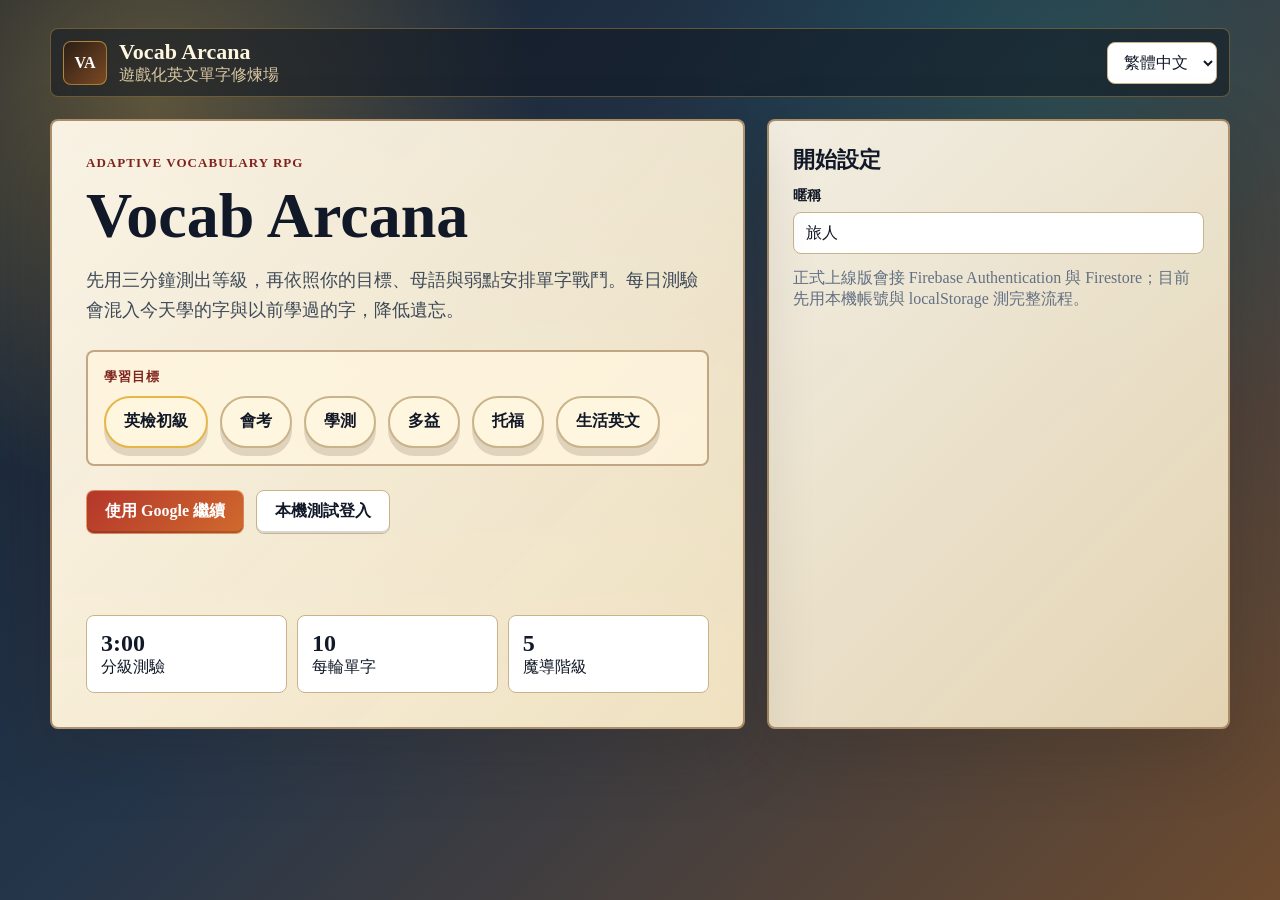
<file: versions/v0.1.0/index.html>
<!doctype html>
<html lang="zh-Hant">
  <head>
    <meta charset="UTF-8" />
    <meta name="viewport" content="width=device-width, initial-scale=1.0" />
    <title>Vocab Arcana</title>
    <link rel="stylesheet" href="./styles.css" />
  </head>
  <body>
    <main id="app"></main>
    <script src="./app.js"></script>
  </body>
</html>
</file>
<file: versions/v0.1.0/styles.css>
:root {
  color-scheme: light;
  --ink: #111827;
  --muted: #637083;
  --line: #c9b38a;
  --panel: #ffffff;
  --paper: #f5efe2;
  --accent: #b4362b;
  --accent-dark: #7f231d;
  --gold: #e7b64b;
  --mint: #168c7c;
  --blue: #295f9f;
  --wood: #4c2f1e;
  --shadow: 0 24px 70px rgba(35, 24, 15, 0.2);
}

* {
  box-sizing: border-box;
}

body {
  margin: 0;
  min-height: 100vh;
  background:
    radial-gradient(circle at 12% 12%, rgba(231, 182, 75, 0.34), transparent 28%),
    radial-gradient(circle at 82% 8%, rgba(22, 140, 124, 0.22), transparent 30%),
    linear-gradient(135deg, #151f2e 0%, #24354a 42%, #6d4b2f 100%);
  color: var(--ink);
  font-family: Georgia, "Noto Sans TC", "Times New Roman", serif;
}

button,
input,
select {
  font: inherit;
}

button {
  border: 0;
  cursor: pointer;
}

.shell {
  width: min(1180px, calc(100% - 32px));
  margin: 0 auto;
  padding: 28px 0 42px;
}

.topbar {
  display: flex;
  align-items: center;
  justify-content: space-between;
  gap: 16px;
  margin-bottom: 22px;
  padding: 10px 12px;
  border: 1px solid rgba(231, 182, 75, 0.35);
  border-radius: 8px;
  background: rgba(18, 25, 35, 0.58);
}

.brand {
  display: flex;
  align-items: center;
  gap: 12px;
  min-width: 0;
}

.mark {
  display: grid;
  place-items: center;
  width: 44px;
  height: 44px;
  border-radius: 8px;
  background: linear-gradient(135deg, #2a1d14, #7c4a24);
  color: #fff;
  font-weight: 800;
  border: 1px solid rgba(231, 182, 75, 0.6);
}

.brand h1 {
  margin: 0;
  font-size: 22px;
  color: #fff6df;
}

.brand p,
.muted {
  margin: 0;
  color: var(--muted);
}

.brand p {
  color: #d9c7a2;
}

.controls {
  display: flex;
  gap: 10px;
  align-items: center;
  flex-wrap: wrap;
  justify-content: flex-end;
}

.select,
.input {
  height: 42px;
  border: 1px solid var(--line);
  border-radius: 8px;
  background: #fff;
  color: var(--ink);
  padding: 0 12px;
}

.textarea {
  width: 100%;
  resize: vertical;
  border: 1px solid var(--line);
  border-radius: 8px;
  background: #fffaf0;
  color: var(--ink);
  padding: 12px;
}

.photo-preview {
  display: none;
  width: min(360px, 100%);
  max-height: 240px;
  object-fit: cover;
  border-radius: 8px;
  border: 1px solid var(--line);
}

.layout {
  display: grid;
  grid-template-columns: minmax(0, 1.2fr) minmax(320px, 0.8fr);
  gap: 22px;
  align-items: stretch;
}

.hero,
.panel,
.card {
  background:
    linear-gradient(135deg, rgba(255, 249, 235, 0.94), rgba(239, 224, 190, 0.92));
  border: 2px solid rgba(126, 82, 37, 0.58);
  border-radius: 8px;
  box-shadow: var(--shadow);
}

.hero {
  min-height: 610px;
  position: relative;
  overflow: hidden;
  padding: 34px;
  display: flex;
  flex-direction: column;
  justify-content: space-between;
}

.hero::before {
  content: "";
  position: absolute;
  inset: 0;
  background:
    linear-gradient(rgba(255, 249, 235, 0.36), rgba(255, 249, 235, 0.94)),
    url("https://images.unsplash.com/photo-1519681393784-d120267933ba?auto=format&fit=crop&w=1500&q=80");
  background-size: cover;
  background-position: center;
  z-index: -1;
}

.eyebrow {
  color: var(--accent-dark);
  font-weight: 800;
  text-transform: uppercase;
  letter-spacing: 0.08em;
  font-size: 13px;
}

.hero h2,
.page-title {
  margin: 12px 0;
  font-size: clamp(36px, 5vw, 68px);
  line-height: 1.02;
  max-width: 820px;
}

.hero-copy {
  max-width: 680px;
  color: #3e4a58;
  font-size: 18px;
  line-height: 1.65;
}

.actions {
  display: flex;
  gap: 12px;
  flex-wrap: wrap;
  margin-top: 24px;
}

.btn {
  min-height: 44px;
  border-radius: 8px;
  padding: 0 18px;
  display: inline-flex;
  align-items: center;
  justify-content: center;
  gap: 8px;
  font-weight: 800;
  color: #fff;
  background: linear-gradient(135deg, var(--accent), #d06a2d);
  box-shadow: inset 0 -2px 0 rgba(0, 0, 0, 0.16);
  border: 1px solid rgba(255, 230, 170, 0.42);
}

.btn.secondary {
  color: var(--ink);
  background: #fff;
  border: 1px solid var(--line);
}

.btn.ghost {
  color: #fff4d8;
  background: rgba(76, 47, 30, 0.82);
  border: 1px solid rgba(231, 182, 75, 0.55);
}

.panel {
  padding: 24px;
}

.panel h3,
.card h3 {
  margin: 0 0 12px;
  font-size: 22px;
}

.form-grid {
  display: grid;
  gap: 14px;
}

.field {
  display: grid;
  gap: 7px;
}

.field label {
  font-weight: 700;
  font-size: 14px;
}

.chips {
  display: flex;
  gap: 8px;
  flex-wrap: wrap;
}

.chips.large {
  gap: 12px;
  margin-top: 10px;
}

.chip {
  padding: 8px 11px;
  border-radius: 999px;
  border: 1px solid var(--line);
  background: #fff;
  color: var(--muted);
  font-weight: 700;
}

.chips.large .chip {
  min-height: 52px;
  padding: 0 18px;
  border-width: 2px;
  color: var(--ink);
  background: #fff6df;
  box-shadow: 0 8px 0 rgba(76, 47, 30, 0.16);
}

.chip.active {
  color: #fff;
  background: linear-gradient(135deg, #7f231d, #b46b35);
  border-color: var(--gold);
}

.goal-altar {
  margin-top: 24px;
  padding: 16px;
  border: 2px solid rgba(126, 82, 37, 0.48);
  border-radius: 8px;
  background: rgba(255, 246, 223, 0.82);
}

.goal-switch {
  display: flex;
  align-items: center;
  gap: 10px;
  flex-wrap: wrap;
  margin: 16px 0 8px;
}

.goal-switch > span {
  color: var(--muted);
  font-size: 13px;
  font-weight: 900;
  text-transform: uppercase;
}

.chip.add {
  border-style: dashed;
  background: rgba(255, 246, 223, 0.56);
}

.btn:disabled,
.rune:disabled {
  cursor: not-allowed;
  filter: grayscale(0.5);
  opacity: 0.58;
}

.stats {
  display: grid;
  grid-template-columns: repeat(3, 1fr);
  gap: 10px;
  margin-top: 22px;
}

.stat {
  background: #fff;
  border: 1px solid var(--line);
  border-radius: 8px;
  padding: 14px;
}

.stat strong {
  display: block;
  font-size: 24px;
}

.dashboard {
  display: grid;
  gap: 18px;
}

.grid {
  display: grid;
  grid-template-columns: repeat(3, minmax(0, 1fr));
  gap: 14px;
}

.card {
  padding: 18px;
  box-shadow: none;
}

.level-card {
  border-left: 5px solid var(--gold);
}

.game-panel {
  position: relative;
  overflow: hidden;
}

.game-panel::before {
  content: "";
  position: absolute;
  inset: 0;
  pointer-events: none;
  background:
    linear-gradient(90deg, rgba(76, 47, 30, 0.08), transparent 28%),
    linear-gradient(135deg, transparent 0 75%, rgba(231, 182, 75, 0.16) 75% 100%);
}

.hud {
  position: relative;
  display: grid;
  grid-template-columns: max-content max-content max-content minmax(180px, 1fr);
  gap: 12px;
  align-items: center;
  margin-top: 18px;
  padding: 12px;
  border: 1px solid rgba(76, 47, 30, 0.22);
  border-radius: 8px;
  background: rgba(76, 47, 30, 0.08);
}

.hud-item {
  display: grid;
  gap: 2px;
  min-width: 110px;
}

.hud-item span {
  color: var(--muted);
  font-size: 12px;
  font-weight: 800;
  text-transform: uppercase;
}

.hud-item strong {
  color: var(--wood);
  font-size: 24px;
}

.hud-meter {
  height: 16px;
  border-radius: 999px;
  overflow: hidden;
  background: rgba(76, 47, 30, 0.18);
  border: 1px solid rgba(76, 47, 30, 0.18);
}

.hud-meter span {
  display: block;
  height: 100%;
  background: linear-gradient(90deg, var(--mint), var(--gold));
}

.quest-alert {
  position: relative;
  margin-top: 14px;
  padding: 12px;
  display: flex;
  align-items: center;
  justify-content: space-between;
  gap: 12px;
  border: 1px solid rgba(231, 182, 75, 0.7);
  border-radius: 8px;
  background: rgba(42, 29, 20, 0.9);
  color: #fff6df;
}

.quest-alert.small {
  background: rgba(29, 154, 138, 0.16);
  color: var(--ink);
}

.library-panel,
.import-panel {
  padding: 16px;
}

.library-switches {
  display: flex;
  flex-wrap: wrap;
  gap: 10px;
  margin-top: 12px;
}

.library-panel {
  border-color: rgba(231, 182, 75, 0.78);
  background:
    linear-gradient(135deg, rgba(255, 246, 223, 0.96), rgba(235, 213, 169, 0.92));
}

.import-panel {
  background:
    linear-gradient(rgba(255, 249, 235, 0.95), rgba(255, 249, 235, 0.9)),
    repeating-linear-gradient(90deg, rgba(126, 82, 37, 0.08) 0 2px, transparent 2px 28px);
}

.celebrate {
  position: fixed;
  inset: 0;
  display: grid;
  place-items: center;
  pointer-events: none;
  z-index: 20;
  color: #fff6df;
  font-size: clamp(46px, 9vw, 116px);
  font-weight: 900;
  text-shadow: 0 8px 0 #7f231d, 0 18px 42px rgba(0, 0, 0, 0.45);
  animation: burst 800ms ease-out forwards;
}

@keyframes burst {
  0% {
    opacity: 0;
    transform: scale(0.68) rotate(-4deg);
  }
  24% {
    opacity: 1;
    transform: scale(1.08) rotate(2deg);
  }
  100% {
    opacity: 0;
    transform: scale(1.22) rotate(0deg);
  }
}

.meter {
  height: 10px;
  background: #e8edf4;
  border-radius: 999px;
  overflow: hidden;
}

.meter span {
  display: block;
  height: 100%;
  background: linear-gradient(90deg, var(--mint), var(--gold), var(--accent));
}

.quiz-wrap {
  display: grid;
  gap: 18px;
}

.quiz-head {
  display: grid;
  grid-template-columns: 1fr auto;
  gap: 12px;
  align-items: center;
}

.timer {
  font-weight: 900;
  color: var(--accent-dark);
  font-size: 24px;
}

.question {
  min-height: 250px;
  display: grid;
  place-items: center;
  text-align: center;
  background: #fff;
  border: 1px solid var(--line);
  border-radius: 8px;
  padding: 28px;
}

.word {
  font-size: clamp(46px, 8vw, 88px);
  font-weight: 900;
  line-height: 1;
}

.sentence {
  max-width: 820px;
  font-size: clamp(28px, 5vw, 54px);
  font-weight: 850;
  line-height: 1.18;
}

.phonetic {
  color: var(--muted);
  margin-top: 10px;
}

.answers {
  display: grid;
  grid-template-columns: repeat(2, minmax(0, 1fr));
  gap: 12px;
}

.answer {
  min-height: 64px;
  border: 1px solid var(--line);
  background: #fff;
  color: var(--ink);
  border-radius: 8px;
  padding: 12px;
  font-weight: 800;
  text-align: left;
  position: relative;
}

.answer:hover {
  border-color: var(--blue);
}

.answer::before {
  content: "";
  position: absolute;
  left: 0;
  top: 10px;
  bottom: 10px;
  width: 4px;
  border-radius: 999px;
  background: var(--gold);
  opacity: 0;
}

.answer:hover::before {
  opacity: 1;
}

.study-stage {
  display: grid;
  grid-template-columns: minmax(0, 0.9fr) minmax(0, 1.1fr);
  gap: 18px;
  align-items: stretch;
}

.visual {
  min-height: 360px;
  display: grid;
  place-items: center;
  background: linear-gradient(135deg, #12202d, #28465d);
  color: #fff;
  border-radius: 8px;
  font-size: 92px;
}

.study-copy {
  display: grid;
  align-content: center;
  gap: 13px;
}

.study-copy h2 {
  margin: 0;
  font-size: clamp(44px, 7vw, 78px);
}

.tag {
  width: fit-content;
  border-radius: 999px;
  background: #fff1d0;
  color: #8b5c00;
  padding: 6px 10px;
  font-weight: 800;
}

.example {
  border-left: 4px solid var(--mint);
  padding-left: 12px;
  color: #334150;
  line-height: 1.55;
}

.battle-options {
  display: grid;
  grid-template-columns: repeat(2, minmax(0, 1fr));
  gap: 10px;
}

.word-list {
  display: grid;
  grid-template-columns: repeat(2, minmax(0, 1fr));
  gap: 14px;
}

.word-card {
  display: grid;
  gap: 8px;
}

.word-card-head {
  display: flex;
  align-items: center;
  gap: 10px;
}

.word-card-head span {
  display: grid;
  place-items: center;
  width: 28px;
  height: 28px;
  border-radius: 999px;
  background: var(--ink);
  color: #fff;
  font-size: 13px;
  font-weight: 900;
  flex: 0 0 auto;
}

.flash-stage {
  min-height: calc(100vh - 118px);
  display: grid;
}

.flashcard {
  min-height: calc(100vh - 118px);
  display: grid;
  grid-template-columns: minmax(280px, 0.9fr) minmax(0, 1.1fr);
  grid-template-rows: 1fr auto;
  gap: 24px;
  align-items: stretch;
  padding: 28px;
  border: 1px solid rgba(216, 222, 231, 0.9);
  border-radius: 8px;
  background: rgba(255, 255, 255, 0.9);
  box-shadow: var(--shadow);
  touch-action: pan-y;
}

.flash-visual {
  min-height: 520px;
  display: grid;
  align-items: end;
  justify-items: start;
  border-radius: 8px;
  background:
    linear-gradient(135deg, rgba(18, 32, 45, 0.84), rgba(29, 154, 138, 0.48)),
    url("https://images.unsplash.com/photo-1456513080510-7bf3a84b82f8?auto=format&fit=crop&w=1200&q=80");
  background-size: cover;
  background-position: center;
  color: #fff;
  padding: 22px;
}

.image-badge {
  display: grid;
  place-items: center;
  width: 76px;
  height: 76px;
  border-radius: 8px;
  background: rgba(17, 24, 39, 0.78);
  border: 1px solid rgba(255, 246, 223, 0.56);
  font-size: 42px;
  box-shadow: 0 16px 36px rgba(0, 0, 0, 0.25);
}

.flash-copy {
  display: grid;
  align-content: center;
  gap: 14px;
}

.flash-copy h2 {
  margin: 0;
  font-size: clamp(58px, 9vw, 104px);
  line-height: 0.95;
}

.flash-copy h3 {
  margin: 0;
  font-size: clamp(26px, 4vw, 42px);
}

.card-tags {
  display: flex;
  gap: 8px;
  flex-wrap: wrap;
}

.tag.tier {
  background: #2a1d14;
  color: #ffe2a4;
}

.retro-game {
  display: grid;
  gap: 20px;
  background: #101820;
  color: #e9f7cf;
  border-color: #6bf178;
  box-shadow: 0 0 0 4px rgba(107, 241, 120, 0.12), var(--shadow);
}

.retro-game .page-title,
.retro-game .hero-copy,
.retro-game .muted {
  color: #e9f7cf;
}

.rune-grid {
  display: grid;
  grid-template-columns: repeat(4, minmax(80px, 1fr));
  gap: 12px;
}

.rune {
  min-height: 150px;
  border-radius: 4px;
  background: #1d2b34;
  color: #6bf178;
  border: 2px solid #31515d;
  font-size: clamp(34px, 7vw, 72px);
  font-weight: 900;
  font-family: Consolas, monospace;
}

.rune.active {
  background: #6bf178;
  color: #101820;
  box-shadow: 0 0 32px rgba(107, 241, 120, 0.55);
}

.flashcard .actions {
  grid-column: 1 / -1;
}

.toast {
  min-height: 26px;
  color: var(--accent-dark);
  font-weight: 800;
}

@media (max-width: 860px) {
  .layout,
  .study-stage,
  .flashcard {
    grid-template-columns: 1fr;
  }

  .hero {
    min-height: 540px;
    padding: 24px;
  }

  .grid,
  .stats,
  .answers,
  .battle-options,
  .word-list {
    grid-template-columns: 1fr;
  }

  .topbar {
    align-items: flex-start;
    flex-direction: column;
  }

  .controls {
    justify-content: flex-start;
  }

  .flash-stage,
  .flashcard {
    min-height: auto;
  }

  .flashcard {
    padding: 18px;
  }

  .flash-visual {
    min-height: 260px;
  }

  .hud {
    grid-template-columns: 1fr 1fr;
  }

  .hud-meter {
    grid-column: 1 / -1;
  }

  .quest-alert {
    align-items: flex-start;
    flex-direction: column;
  }

  .rune-grid {
    grid-template-columns: repeat(2, minmax(0, 1fr));
  }
}

@media (max-width: 560px) {
  .shell {
    width: min(100% - 18px, 1180px);
    padding-top: 10px;
  }

  .hero h2,
  .page-title {
    font-size: 34px;
  }

  .hero-copy {
    font-size: 16px;
  }

  .actions,
  .library-switches,
  .goal-switch {
    flex-direction: column;
    align-items: stretch;
  }

  .btn,
  .chip,
  .select,
  .input {
    width: 100%;
  }

  .question {
    min-height: 190px;
    padding: 18px;
  }

  .word {
    font-size: 42px;
  }

  .sentence {
    font-size: 26px;
  }

  .rune {
    min-height: 110px;
  }
}
</file>
